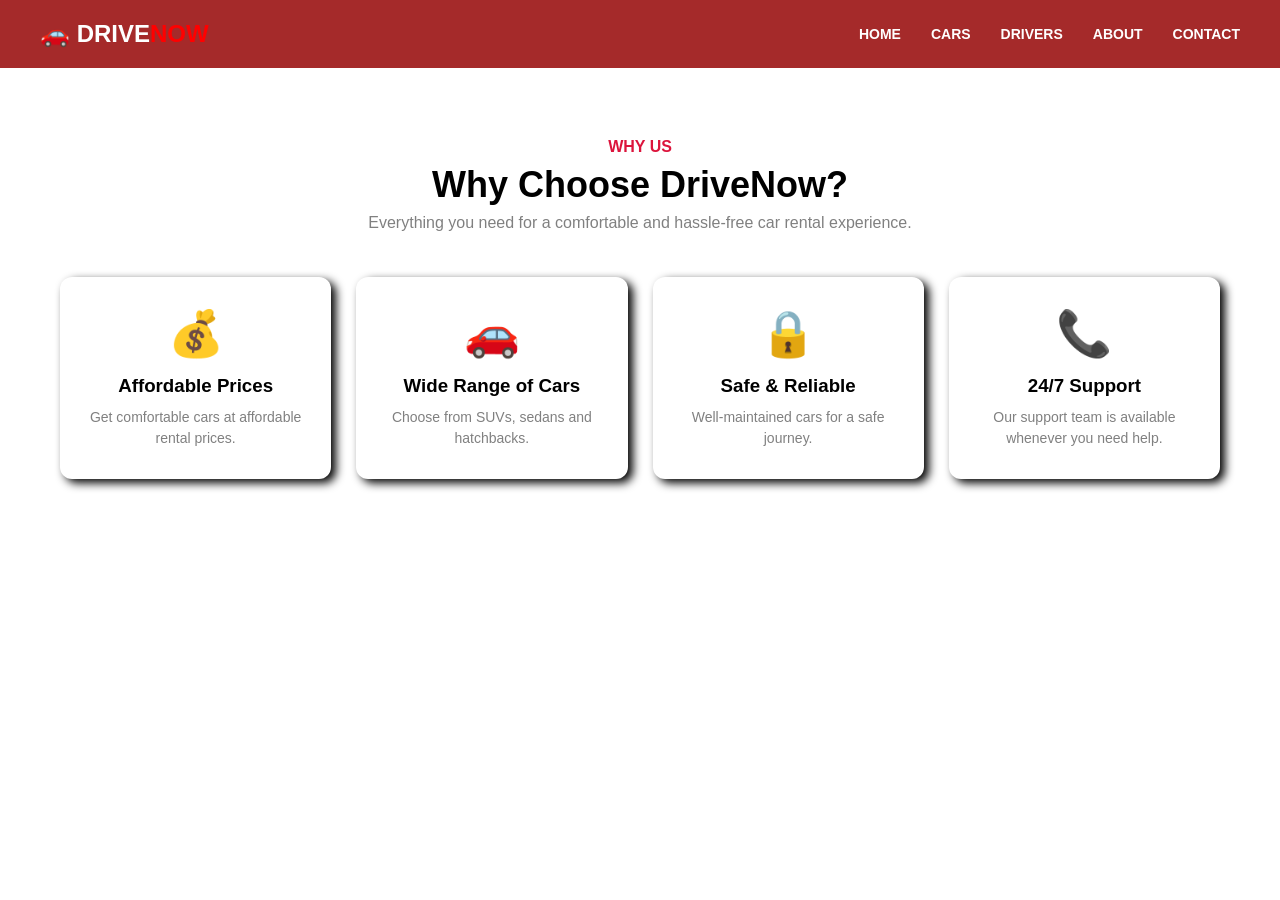
<file: about.html>
<!DOCTYPE html>
<html lang="en">
<head>
    <meta charset="UTF-8">
    <meta name="viewport" content="width=device-width, initial-scale=1.0">
    <title>DriveNow - Car Rental</title>

    <link rel="stylesheet" href="style.css">

    <script src="script.js"></script>


</head>

<body>

<!-- Navbar -->
    <header>
    <nav class= "navbar">
      <div class="logo">🚗 DRIVE<span>NOW</span></div>

    <ul class="nav-links">
        <li><a href="index.html"><i class="fa-solid fa-house"></i>HOME</a></li>
        <li><a href="cars.html">CARS</a></li>
        <li><a href="drivers.html">DRIVERS</a></li>
        <li><a href="about.html">ABOUT</a></li>
        <li><a href="contact.html">CONTACT</a></li>
    </ul>
            
    </nav>
  </header>
    

<!-- WHY CHOOSE US -->

   <section class="about" id="about">

    <div class="section-title">
      <p><b>WHY US</b></p>
      <h2>Why Choose DriveNow?</h2>
      <span>Everything you need for a comfortable and hassle-free car rental experience.</span>

    </div>

    <div class="features">

    <div class="feature">
      <div>💰</div>
        <h3>Affordable Prices</h3>
        <p>Get comfortable cars at affordable rental prices.</p>
      </div>

    <div class="feature">
      <div>🚗</div>
        <h3>Wide Range of Cars</h3>
        <p>Choose from SUVs, sedans and hatchbacks.</p>
      </div>

    <div class="feature">
      <div>🔒</div>
        <h3>Safe & Reliable</h3>
        <p>Well-maintained cars for a safe journey.</p>
      </div>

    <div class="feature">
      <div>📞</div>
        <h3>24/7 Support</h3>
        <p>Our support team is available whenever you need help.</p>
      </div>

    </div>

   </section>


  


   

    




    
</body>
</html>
</file>
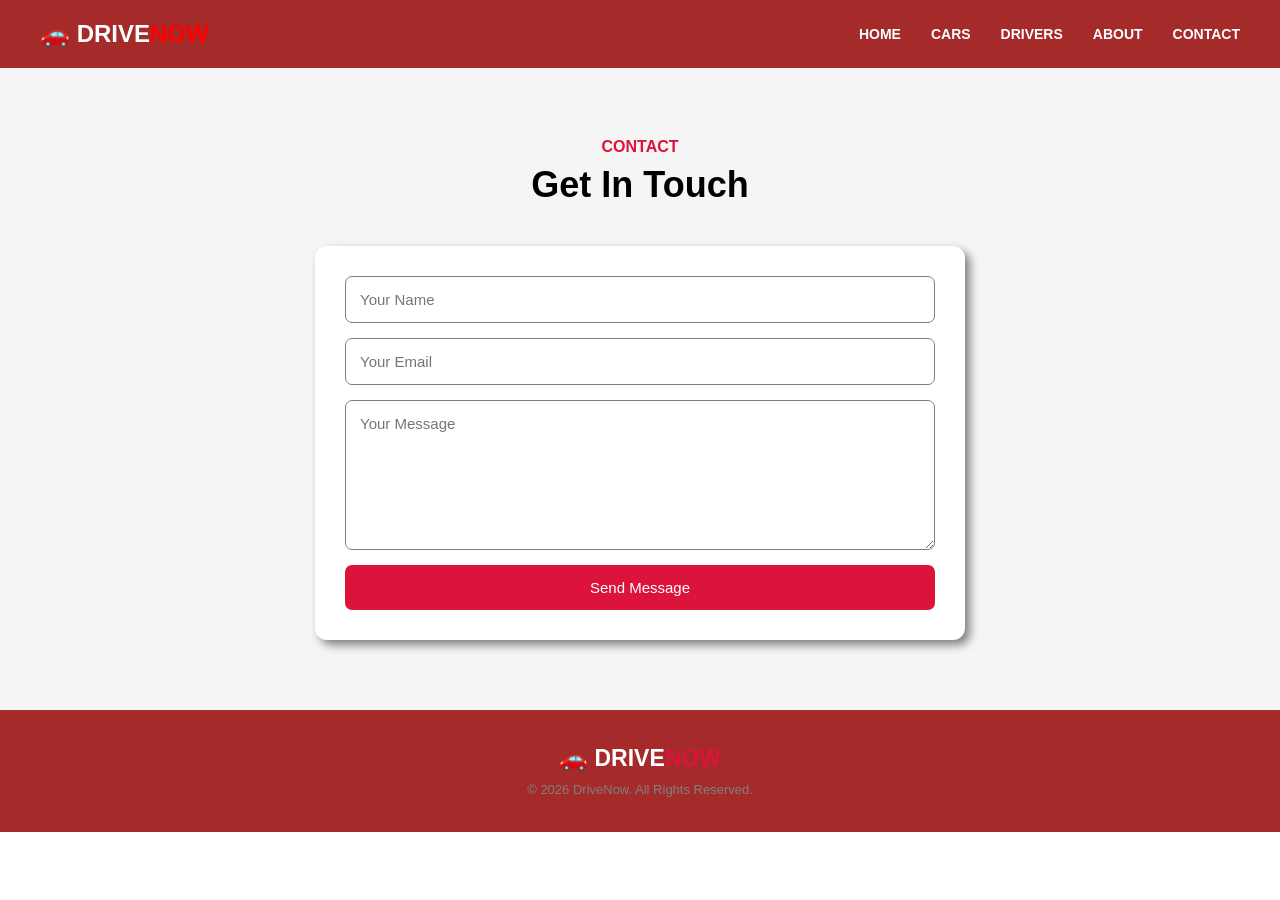
<file: contact.html>
<!DOCTYPE html>
<html lang="en">
<head>
    <meta charset="UTF-8">
    <meta name="viewport" content="width=device-width, initial-scale=1.0">
    <title>DriveNow - Car Rental</title>

    <link rel="stylesheet" href="style.css">

    <script src="script.js"></script>


</head>

<body>

<!-- Navbar -->
    <header>
    <nav class= "navbar">
      <div class="logo">🚗 DRIVE<span>NOW</span></div>

    <ul class="nav-links">
        <li><a href="index.html"><i class="fa-solid fa-house"></i>HOME</a></li>
        <li><a href="cars.html">CARS</a></li>
        <li><a href="drivers.html">DRIVERS</a></li>
        <li><a href="about.html">ABOUT</a></li>
        <li><a href="contact.html">CONTACT</a></li>
    </ul>
            
    </nav>
  </header>



<!-- Contact -->

   <section class="contact" id="contact">

    <div class="section-title">
        <p><b>CONTACT</b></p>
        <h2>Get In Touch</h2>
    </div>

    <form onsubmit="contactForm(event)">

         <input type="text" id="name" placeholder="Your Name" required>

        <input type="email" id="email" placeholder="Your Email" required>

        <textarea id="message" placeholder="Your Message" required></textarea>

        <button type="submit">Send Message</button>

    </form>

   </section>



<!-- Booking Popup -->

   <div class="modal" id="bookingModal">

    <div class="modal-content">

        <button class="close" onclick="closeBooking()">×</button>

        <h2>Book Your Car 🚗</h2>

        <p id="selectedCar"></p>

        <input type="text" id="customerName" placeholder="Full Name">
        <input type="tel" id="phone" placeholder="Phone Number">
        <input type="number" id="days" placeholder="Number of Days" min="1">

    <button class="confirm-btn" onclick="confirmBooking()">Confirm Booking</button>

        <h3 id="totalPrice"></h3>

    </div>

   </div>



   <!-- FOOTER -->

    <footer>
        <div class="logo">🚗 DRIVE<span>NOW</span></div>

        <p>© 2026 DriveNow. All Rights Reserved.</p>
    </footer>


    


   


    


    
    
</body>
</html>
</file>
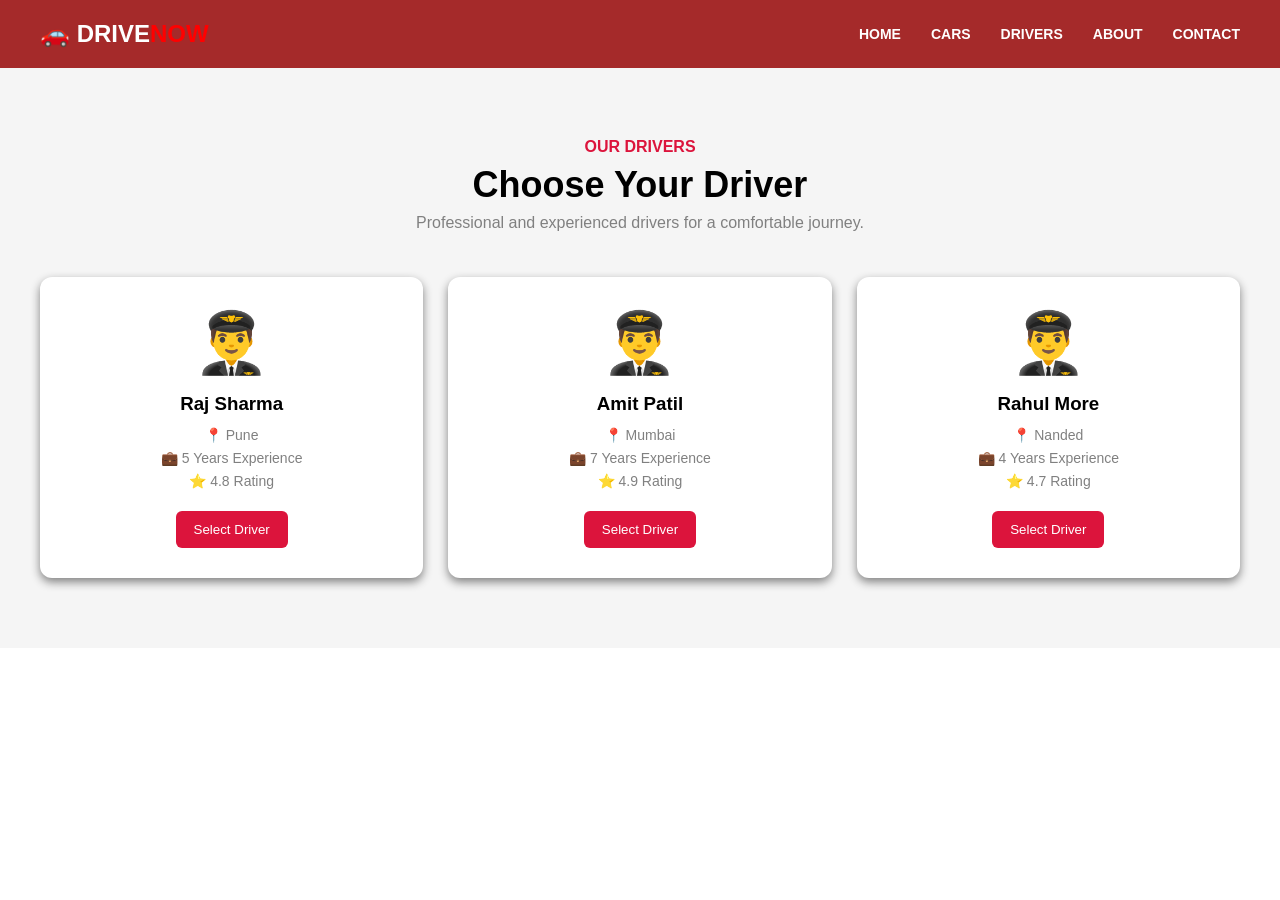
<file: drivers.html>
<!DOCTYPE html>
<html lang="en">
<head>
    <meta charset="UTF-8">
    <meta name="viewport" content="width=device-width, initial-scale=1.0">
    <title>DriveNow - Car Rental</title>

    <link rel="stylesheet" href="style.css">

    <script src="script.js"></script>

</head>

<body>

<!-- Navbar -->

  <header>
    <nav class= "navbar">
      <div class="logo">🚗 DRIVE<span>NOW</span></div>

    <ul class="nav-links">
        <li><a href="index.html">HOME</a></li>
        <li><a href="cars.html">CARS</a></li>
        <li><a href="drivers.html">DRIVERS</a></li>
        <li><a href="about.html">ABOUT</a></li>
        <li><a href="contact.html">CONTACT</a></li>
    </ul>
            
    </nav>
  </header>

  

<!-- Drivers Section -->

<section class="drivers-section" id="drivers">

    <div class="section-title">
        <p><b>OUR DRIVERS</b></p>
        <h2>Choose Your Driver</h2>
        <span>Professional and experienced drivers for a comfortable journey.</span>
    </div>

    <div class="drivers-container">

        <!-- Driver 1 -->
        <div class="driver-card">

            <div class="driver-icon">👨‍✈️</div>

            <div class="driver-info">
                <h3>Raj Sharma</h3>
                <p>📍 Pune</p>
                <p>💼 5 Years Experience</p>
                <p>⭐ 4.8 Rating</p>

                <button onclick="selectDriver('Raj Sharma')">
                    Select Driver
                </button>
            </div>

        </div>


        <!-- Driver 2 -->
        <div class="driver-card">

            <div class="driver-icon">👨‍✈️</div>

            <div class="driver-info">
                <h3>Amit Patil</h3>
                <p>📍 Mumbai</p>
                <p>💼 7 Years Experience</p>
                <p>⭐ 4.9 Rating</p>

                <button onclick="selectDriver('Amit Patil')">
                    Select Driver
                </button>
            </div>

        </div>


        <!-- Driver 3 -->
        <div class="driver-card">

            <div class="driver-icon">👨‍✈️</div>

            <div class="driver-info">
                <h3>Rahul More</h3>
                <p>📍 Nanded</p>
                <p>💼 4 Years Experience</p>
                <p>⭐ 4.7 Rating</p>

                <button onclick="selectDriver('Rahul More')">
                    Select Driver
                </button>
            </div>

        </div>

    </div>

</section>
</file>
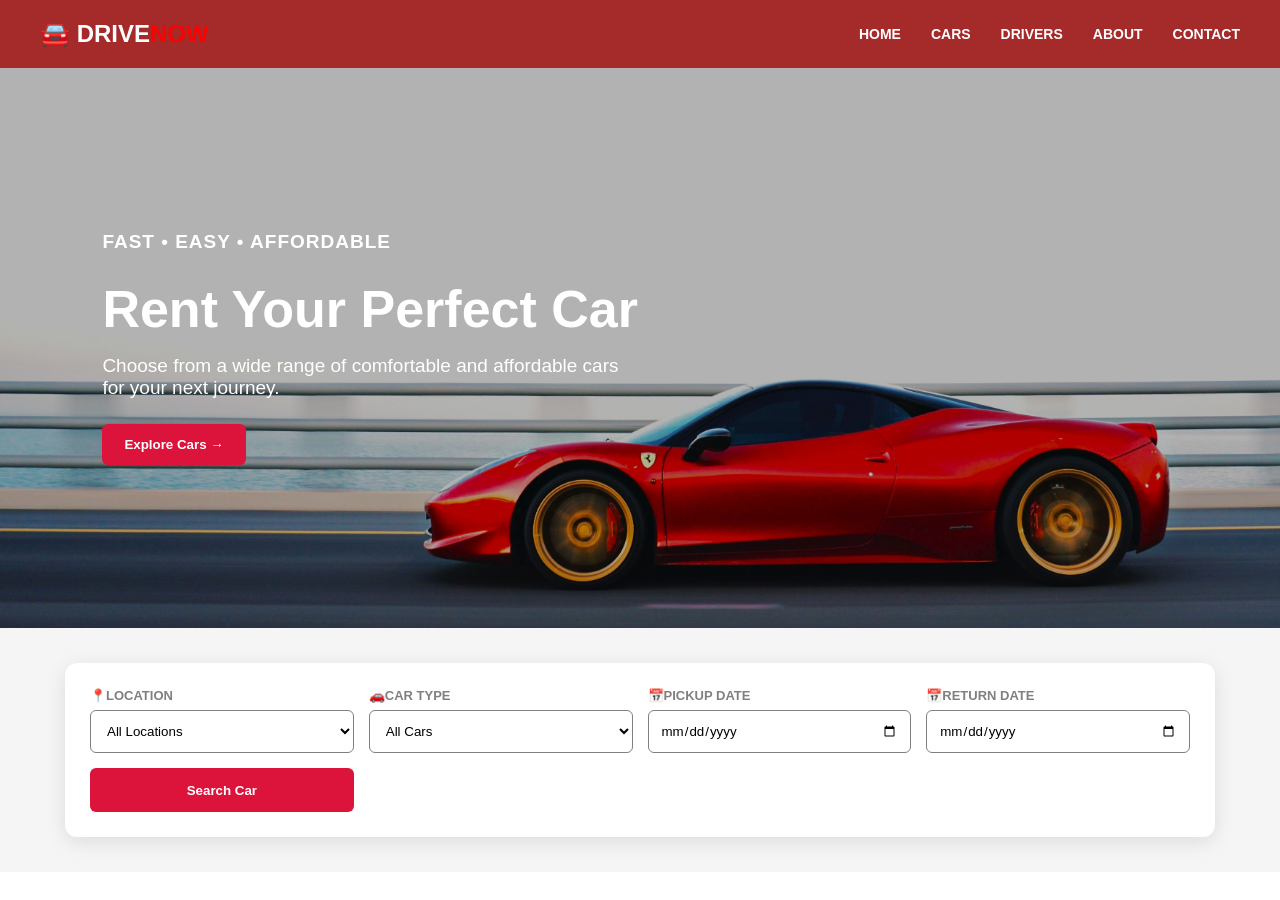
<file: home.html>
<!DOCTYPE html>
<html lang="en">
<head>
    <meta charset="UTF-8">
    <meta name="viewport" content="width=device-width, initial-scale=1.0">
    <title>DriveNow - Car Rental</title>

    <link rel="stylesheet" href="style.css">

    <script src="script.js"></script>

</head>

<body>



<!-- Navbar -->
  <header>
    <nav class= "navbar">
      <div class="logo">🚘 DRIVE<span>NOW</span></div>

    <ul class="nav-links">
        <li><a href="index.html">HOME</a></li>
        <li><a href="cars.html">CARS</a></li>
        <li><a href="drivers.html">DRIVERS</a></li>
        <li><a href="about.html">ABOUT</a></li>
        <li><a href="contact.html">CONTACT</a></li>
    </ul>
            
    </nav>
  </header>





<!-- HERO SECTION -->

  <section class="hero" id="home">

    <div class="hero-content">
       <p class="small-title"><b>FAST • EASY • AFFORDABLE</b></p>

        <h1>Rent Your Perfect Car</h1>

        <p>Choose from a wide range of comfortable and affordable cars<br>for your next journey.</p>

        <button class="hero-btn" onclick="scrollToCars()">Explore Cars →</button>
    </div>

  </section>





<!-- SEARCH BOX -->

   <section class="search-section">

    <div class="search-box">

    <div class="input-group">
        <label>📍LOCATION</label>
        <select id="location">
            <option value="all">All Locations</option>
            <option value="Pune">PUNE</option>
            <option value="Mumbai">MUMBAI</option>
            <option value="Nanded">NANDED</option>
        </select>
    </div>

    <div class="input-group">
        <label>🚗CAR TYPE</label>
        <select id="carType">
            <option value="all">All Cars</option>
            <option value="SUV">SUV</option>
            <option value="Sedan">SEDAN</option>
            <option value="Hatchback">HATCHBACK</option>
        </select>
    </div>

    <div class="input-group">
        <label>📅PICKUP DATE</label>
        <input type="date" id="pickupDate">
    </div>

    <div class="input-group">
        <label>📅RETURN DATE</label>
        <input type="date" id="returnDate">
    </div>

    <button class="search-btn" onclick="searchCars()">Search Car</button>

    </div>

    </section>



    



</body>

</html>
</file>
<file: style.css>
/* BASIC SETTINGS */
* {
    margin: 0;
    padding: 0;
    box-sizing: border-box;
    font-family: Arial, sans-serif;
}

html {
    scroll-behavior: smooth;
}

body {
    color: black;
    background: white;
}



/* NAVBAR */
header {
    background: brown;
    padding: 20px 30px;
}

.navbar {
    max-width: 1200px;
    margin: auto;
    display: flex;
    justify-content: space-between;
    align-items: center;
}

.logo {
    color: white;
    font-size: 24px;
    font-weight: bold;
}

.logo span {
    color: red;
}

.logo img {
    width: 150px;
}

.nav-links {
    display: flex;
    gap: 30px;
    list-style: none;
    align-items: center;
}

.nav-links a {
    color: white;
    text-decoration: none;
    font-size: 14px;
    font-weight: bold;
    transition: 0.3s;
}

.nav-links a:hover {
    color: crimson;
}



/* HERO SECTION */

.hero {
    min-height: 560px;
    padding: 60px 8%;
    display: flex;
    align-items: center;

    background:
        linear-gradient( rgba(0,0,0,0.3), rgba(0,0,0,0.3)),
        url("carbackground.jpg");

    background-size: cover;
    background-position: center;
    color: white;
}

.hero-content {
    max-width: 700px;
}

.small-title {
    color: crimson;
    font-size: 15px;
    letter-spacing: 1px;
}

.hero h1 {
    font-size: 52px;
    margin: 15px 0;
    line-height: 1.2;
}

.hero p {
    font-size: 19px;
    margin-bottom: 25px;
    color: white;
}

.hero-btn {
    background: crimson;
    color: white;
    border: none;
    padding: 13px 22px;
    border-radius: 6px;
    cursor: pointer;
    font-weight: bold;
    transition: 0.3s;
}

.hero-btn:hover {
    background: darkred;
    transform: translateY(-2px);
}



/* SEARCH SECTION */

.search-section {
    padding: 35px 20px;
    background: #f5f5f5;
}

.search-box {
    max-width: 1150px;
    margin: auto;
    padding: 25px;

    display: grid;
    grid-template-columns: repeat(4, 1fr);
    gap: 15px;

    background: white;
    border-radius: 12px;

    box-shadow: 0 5px 20px rgba(0,0,0,0.1);
}

.input-group {
    display: flex;
    flex-direction: column;
    gap: 7px;
}

.input-group label {
    font-size: 13px;
    font-weight: bold;
    color: gray;
}

.input-group input,
.input-group select {
    width: 100%;
    padding: 12px;

    border: 1px solid gray;
    border-radius: 6px;

    outline: none;
    background: white;
}

.input-group input:focus,
.input-group select:focus {
    border-color: crimson;
     box-shadow: 5px 5px 5px brown
}

.search-btn {
    align-self: end;
    height: 44px;

    background: crimson;
    color: white;

    border: none;
    border-radius: 6px;

    cursor: pointer;
    font-weight: bold;
}

.search-btn:hover {
    background: darkred;
}



 /* CARS SECTION */

.cars-section {
    max-width: 1400px;
    margin: auto;
    padding: 70px 20px;
}

.cars-section .section-title {
    text-align: center;
    margin-bottom: 45px;
}

.cars-section .section-title p {
    color: crimson;
    font-size: 14px;
}

.cars-section .section-title h2 {
    font-size: 36px;
    margin: 8px 0;
}

.cars-section .section-title span {
    color: gray;
}

.cars-container {
    display: grid;
    grid-template-columns: repeat(4, 1fr);
    gap: 25px;
}

/* CAR CARD */

.car-card {
    background: white;
    border-radius: 12px;
    overflow: hidden;

    box-shadow: 5px 4px 5px gray;

    transition: 0.3s;
}

.car-card:hover {
    box-shadow: 5 5px 5px gray;
}


/* CAR IMAGE */

.car-image {
    height: 200px;
    position: relative;
    overflow: hidden;
}

.car-image img {
    width: 100%;
    height: 100%;
    object-fit: cover;

    transition: 0.4s;
}

.car-card:hover .car-image img {
    transform: scale(1.05);
}

/* CAR TYPE */

.car-type {
    position: absolute;
    top: 12px;
    left: 12px;

    background: crimson;
    color: white;

    padding: 5px 10px;
    border-radius: 5px;

    font-size: 10px;
    font-weight: bold;
}


/* CAR INFORMATION */

.car-info {
    padding: 20px;
}

.car-info h3 {
    font-size: 20px;
    margin-bottom: 10px;
}

.car-details {
    display: flex;
    justify-content: space-between;

    color: gray;

    margin: 15px 0;
    font-size: 13px;
}

/* PRICE */

.price {
    display: flex;
    justify-content: space-between;
    align-items: center;

    margin-top: 15px;
}

.price small {
    color: gray;
}

.price h3 {
    margin-top: 4px;
}

.price h3 span {
    font-size: 12px;
    color: grey;
}

.price button {
    background: crimson;
    color: white;

    border: none;
    padding: 9px 12px;

    border-radius: 5px;

    cursor: pointer;
}

.price button:hover {
    background: darkred;
}



/* DRIVERS SECTION */

.drivers-section {
    padding: 70px 20px;
    background: whitesmoke;
}

.drivers-section 
.section-title {
    text-align: center;
    margin-bottom: 45px;
}

.drivers-section 
.section-title p {
    color: crimson;
}

.drivers-section 
.section-title h2 {
    font-size: 36px;
    margin: 8px 0;
}

.drivers-section 
.section-title span {
    color: grey;
}

.drivers-container {
    max-width: 1200px;
    margin: auto;

    display: grid;
    grid-template-columns: repeat(3, 1fr);
    gap: 25px;
}

/* DRIVER CARD */

.driver-card {
    background: white;
    padding: 30px 20px;
    text-align: center;
    border-radius: 12px;
    box-shadow: 0 4px 10px gray;;
    transition: 0.3s;
}

.driver-card:hover {
    transform: translateY(-6px);
    box-shadow: 0 10px 20px gray;
}

.driver-icon {
    font-size: 60px;
    margin-bottom: 15px;
}

.driver-info h3 {
    margin-bottom: 12px;
}

.driver-info p {
    color: gray;
    margin: 7px;
    font-size: 14px;
}

.driver-info button {
    margin-top: 15px;
    background: crimson;
    color: white;
    border: none;
    padding: 11px 18px;
    border-radius: 6px;
    cursor: pointer;
}

.driver-info button:hover {
    background: darkred;
}



/* ABOUT WHY US */

.about {
    padding: 70px 20px;
    max-width: 1200px;
    margin: auto;
}

.about .section-title {
    text-align: center;
    margin-bottom: 45px;
}

.about .section-title p {
    color: crimson;
}

.about .section-title h2 {
    font-size: 36px;
    margin: 8px 0;
}

.about .section-title span {
    color: gray;
}

.features {
    display: grid;
    grid-template-columns: repeat(4, 1fr);
    gap: 25px;
}

/* FEATURE CARD */

.feature {
    padding: 30px 20px;
    text-align: center;
    background: white;
    border-radius: 12px;
    box-shadow: 5px 4px 10px black;
    transition: 0.3s;
}

.feature:hover {
    transform: translateY(-6px);
    box-shadow: 0 10px 5px gray;
}

.feature div {
    font-size: 45px;
    margin-bottom: 15px;
}

.feature h3 {
    margin-bottom: 10px;
}

.feature p {
    color: gray;
    font-size: 14px;
    line-height: 1.5;
}



/* CONTACT SECTION */

.contact {
    padding: 70px 20px;
    background: whitesmoke;
}

.contact .section-title {
    text-align: center;
    margin-bottom: 40px;
}

.contact .section-title p {
    color: crimson;
}

.contact .section-title h2 {
    font-size: 36px;
    margin: 8px 0;
}

.contact .section-title span {
    color: gray;
}

.contact form {
    max-width: 650px;
    margin: auto;
    padding: 30px;
    display: flex;
    flex-direction: column;
    gap: 15px;
    background: white;
    border-radius: 12px;
    box-shadow: 5px 5px 10px grey;
}

/* CONTACT INPUTS */

.contact input,
.contact textarea {
    width: 100%;
    padding: 14px;
    border: 1px solid gray;
    border-radius: 7px;
    outline: none;
    font-size: 15px;
    transition: 0.3s;
}

.contact input:focus,
.contact textarea:focus {
    border-color: crimson;
    box-shadow: 0 0 5px rgba(220,20,60,0.2);
}

.contact textarea {
    height: 150px;
    resize: vertical;
}

/* CONTACT BUTTON */

.contact button {
    width: 100%;
    padding: 14px;
    background: crimson;
    color: white;
    border: none;
    border-radius: 7px;
    font-size: 15px;
    cursor: pointer;
    transition: 0.3s;
}

.contact button:hover {
    background: darkred;
    transform: translateY(-2px);
}



 /* BOOKING POPUP */

.modal {
    position: fixed;
    top: 0;
    left: 0;
    width: 100%;
    height: 100%;
    display: none;
    justify-content: center;
    align-items: center;
    z-index: 2000;
    padding: 20px;
}

.modal-content {
    width: 90%;
    max-width: 450px;
    background: white;
    padding: 30px;
    border-radius: 12px;
    box-shadow: 5px 5px 5px gray;
}

/* POPUP HEADING */

.modal-content h2 {
    margin-bottom: 10px;
}

.modal-content p {
    color: crimson;
    font-weight: bold;
    margin-bottom: 15px;
}

/* POPUP INPUTS */

.modal-content input,
.modal-content select {
    width: 100%;
    padding: 12px;
    margin: 6px 0;
    border: 1px solid gray;
    border-radius: 6px;
    outline: none;
}

.modal-content input:focus,
.modal-content select:focus {
    border-color: crimson;
}

.modal-content label {
    display: block;
    margin-top: 10px;
    font-size: 14px;
    font-weight: bold;
}

/* CLOSE BUTTON */

.close {
    float: right;
    background: transparent;
    color: black;
    border: none;
    font-size: 30px;
    padding: 0;
    cursor: pointer;
}

.close:hover {
    color: crimson;
    background: transparent;
    transform: none;
}

/* TOTAL PRICE */

#totalPrice {
    text-align: center;
    margin: 15px;
    color: crimson;
}

/* CONFIRM BUTTON */

.confirm-btn {
    width: 100%;
    height: 30px;
    margin-top: 10px;
}

.confirm-btn:hover {
    background: red;
}


/* FOOTER */

footer {
    width: 100%;
    background: brown;
    color: white;
    text-align: center;
    padding: 35px 20px;
}

footer .logo {
    font-size: 23px;
    font-weight: bold;
}

footer .logo span {
    color: crimson;
}

footer p {
    margin-top: 10px;

    color: gray;

    font-size: 13px;
}



/* TABLET RESPONSIVE */

@media (max-width: 1000px) {

    /* Search */
    .search-box {
        grid-template-columns: repeat(2, 1fr);
    }

    /* Cars */
    .cars-container {
        grid-template-columns: repeat(2, 1fr);
    }

    /* Drivers */
    .rivers-container {
        grid-template-columns: repeat(2, 1fr);
    }

    /* Features */
    .features {
        grid-template-columns: repeat(2, 1fr);
    }

    /* Hero */
    .hero h1 {
        font-size: 42px;
    }
}



/* MOBILE RESPONSIVE */

@media (max-width: 650px) {

    /* Navbar */
    header {
        padding: 15px;
    }
    
    .navbar {
        flex-direction: column;
        gap: 15px;
    }

    .nav-links {
        gap: 12px;
        flex-wrap: wrap;
        justify-content: center;
    }

    .nav-links a {
        font-size: 12px;
    }


    /* Hero */
    .hero {
        min-height: 500px;
        padding: 40px 20px;

        text-align: center;
        justify-content: center;
    }

    .hero h1 {
        font-size: 34px;
    }

    .hero p {
        font-size: 16px;
    }

    .small-title {
        font-size: 12px;
    }


    /* Search */
    .search-section {
        padding: 20px 15px;
    }

    .search-box {
        grid-template-columns: 1fr;
        padding: 20px;
    }


    /* Cars */
    .cars-section {
        padding: 50px 15px;
    }

    .cars-container {
        grid-template-columns: 1fr;
    }

    .car-image {
        height: 220px;
    }

    .cars-section .section-title h2 {
        font-size: 28px;
    }


    /* Drivers */
    .drivers-section {
        padding: 50px 15px;
    }

    .drivers-container {
        grid-template-columns: 1fr;
    }

    .drivers-section .section-title h2 {
        font-size: 28px;
    }


    /* About */
    .about {
        padding: 50px 15px;
    }

    .features {
        grid-template-columns: 1fr;
    }

    .about .section-title h2 {
        font-size: 28px;
    }


    /* Contact */
    .contact {
        padding: 50px 15px;
    }

    .contact form {
        padding: 20px;
    }

    .contact .section-title h2 {
        font-size: 28px;
    }


    /* Booking Popup */
    .modal-content {
        width: 95%;
        padding: 22px;
    }


    /* Footer */
    footer {
        padding: 30px 15px;
    }
}
</file>
